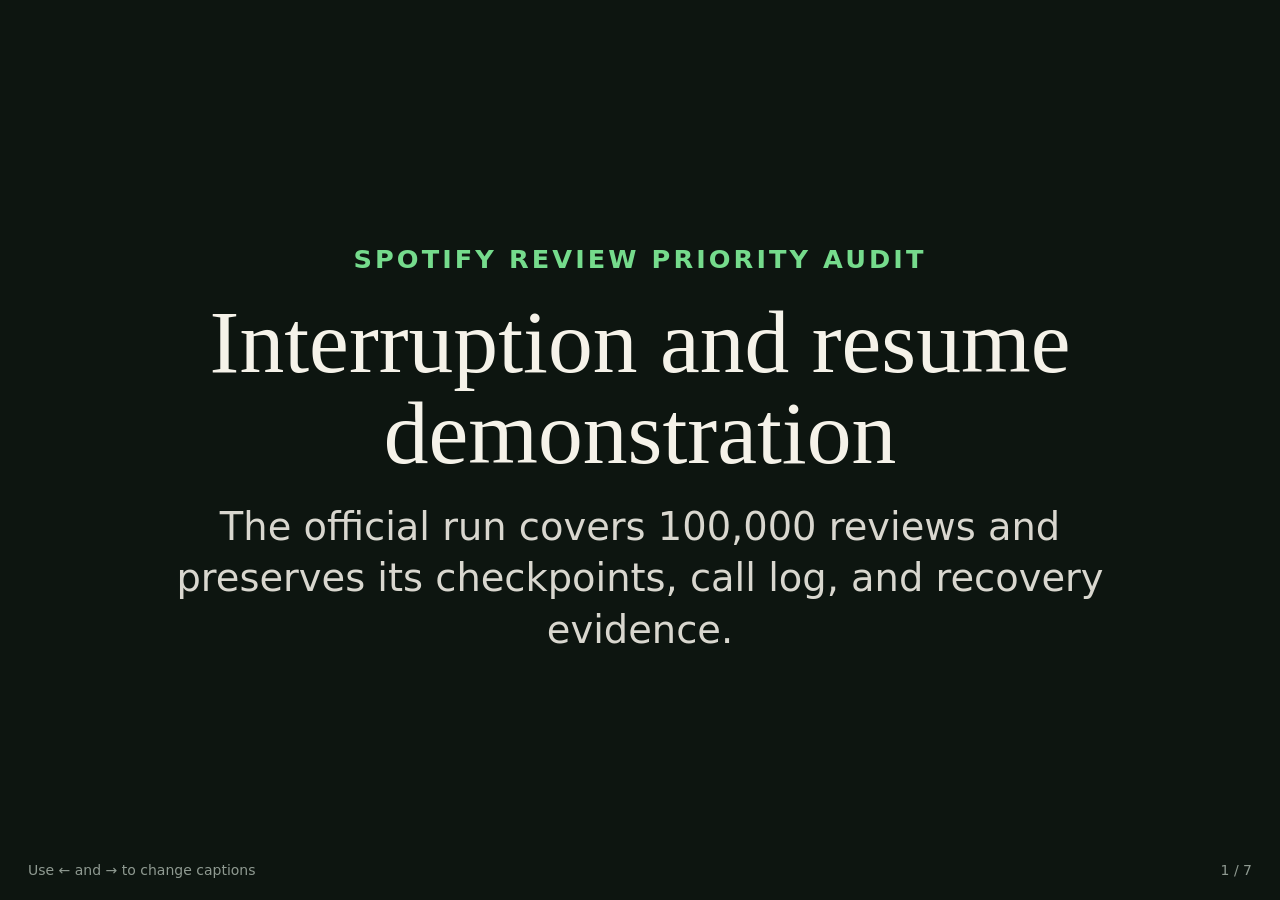
<file: docs/recording_captions.html>
<!doctype html>
<html lang="en">
<head>
  <meta charset="utf-8">
  <meta name="viewport" content="width=device-width, initial-scale=1">
  <title>Interruption and Resume Recording Captions</title>
  <style>
    :root { color-scheme: dark; font-family: Inter, ui-sans-serif, system-ui, -apple-system, sans-serif; }
    * { box-sizing: border-box; }
    body { margin: 0; background: #0d1510; color: #f5f2e9; overflow: hidden; }
    main { height: 100vh; }
    section {
      display: none;
      height: 100vh;
      padding: 9vh 9vw;
      align-items: center;
      justify-content: center;
      text-align: center;
    }
    section.active { display: flex; }
    .card { max-width: 1100px; }
    .eyebrow { color: #75db8c; font-size: clamp(16px, 2vw, 26px); font-weight: 750; letter-spacing: .12em; text-transform: uppercase; }
    h1 { margin: 22px 0; font-family: Georgia, serif; font-size: clamp(42px, 7vw, 92px); line-height: 1.02; font-weight: 500; }
    p { margin: 0 auto; max-width: 940px; font-size: clamp(22px, 3vw, 40px); line-height: 1.35; color: #d9d7cf; }
    .numbers { display: grid; grid-template-columns: repeat(3, 1fr); gap: 18px; margin-top: 42px; }
    .metric { padding: 24px 14px; border: 1px solid #465148; border-radius: 16px; background: #152019; }
    .metric strong { display: block; color: #ffffff; font-family: Georgia, serif; font-size: clamp(34px, 5vw, 64px); }
    .metric span { font-size: clamp(15px, 1.8vw, 22px); color: #b9c1ba; }
    footer { position: fixed; inset: auto 28px 22px; display: flex; justify-content: space-between; color: #8f9a91; font-size: 14px; }
    @media (max-width: 760px) { .numbers { grid-template-columns: 1fr; } }
  </style>
</head>
<body>
  <main>
    <section class="active">
      <div class="card">
        <div class="eyebrow">Spotify Review Priority Audit</div>
        <h1>Interruption and resume demonstration</h1>
        <p>The official run covers 100,000 reviews and preserves its checkpoints, call log, and recovery evidence.</p>
      </div>
    </section>

    <section>
      <div class="card">
        <div class="eyebrow">Checkpoint evidence</div>
        <h1>Saved work survived the interruption</h1>
        <div class="numbers">
          <div class="metric"><strong>9,309</strong><span>complete before interruption</span></div>
          <div class="metric"><strong>100,000</strong><span>complete after recovery</span></div>
          <div class="metric"><strong>90,691</strong><span>new completions after resume</span></div>
        </div>
      </div>
    </section>

    <section>
      <div class="card">
        <div class="eyebrow">No duplicate paid work</div>
        <h1>Zero completed IDs were enriched again</h1>
        <p>The verifier compares all pre-interruption completed IDs with every review ID in resumed enrichment calls. The overlap is zero.</p>
      </div>
    </section>

    <section>
      <div class="card">
        <div class="eyebrow">Resume mechanism</div>
        <h1>Only pending work is dispatched</h1>
        <p>The pipeline loads saved records by review ID, skips valid completed IDs, and reuses exact duplicate text only under the same label configuration.</p>
      </div>
    </section>

    <section>
      <div class="card">
        <div class="eyebrow">Recovery controls</div>
        <h1>Failures were retried in smaller batches</h1>
        <p>The resumed run used five bounded workers, then batch sizes 10 and 1 for recovery. It finished with 100,000 completed and zero unresolved reviews.</p>
      </div>
    </section>

    <section>
      <div class="card">
        <div class="eyebrow">Working result</div>
        <h1>Recovered data powers the final dashboard</h1>
        <p>The saved classifications feed deterministic rankings, a deployed database-backed dashboard, and the recommendation to prioritize general playback reliability.</p>
      </div>
    </section>

    <section>
      <div class="card">
        <div class="eyebrow">Demonstration complete</div>
        <h1>Saved. Resumed. Verified.</h1>
        <p>The evidence shows new completed work after a real interruption, without paying to relabel IDs that were already complete.</p>
      </div>
    </section>
  </main>
  <footer><span>Use ← and → to change captions</span><span id="counter">1 / 7</span></footer>
  <script>
    const slides = [...document.querySelectorAll("section")];
    const counter = document.querySelector("#counter");
    let current = 0;
    function show(index) {
      current = Math.max(0, Math.min(slides.length - 1, index));
      slides.forEach((slide, i) => slide.classList.toggle("active", i === current));
      counter.textContent = `${current + 1} / ${slides.length}`;
    }
    addEventListener("keydown", event => {
      if (["ArrowRight", "PageDown", " "].includes(event.key)) show(current + 1);
      if (["ArrowLeft", "PageUp"].includes(event.key)) show(current - 1);
      if (event.key === "Home") show(0);
      if (event.key === "End") show(slides.length - 1);
    });
    addEventListener("click", () => show(current + 1));
  </script>
</body>
</html>
</file>
